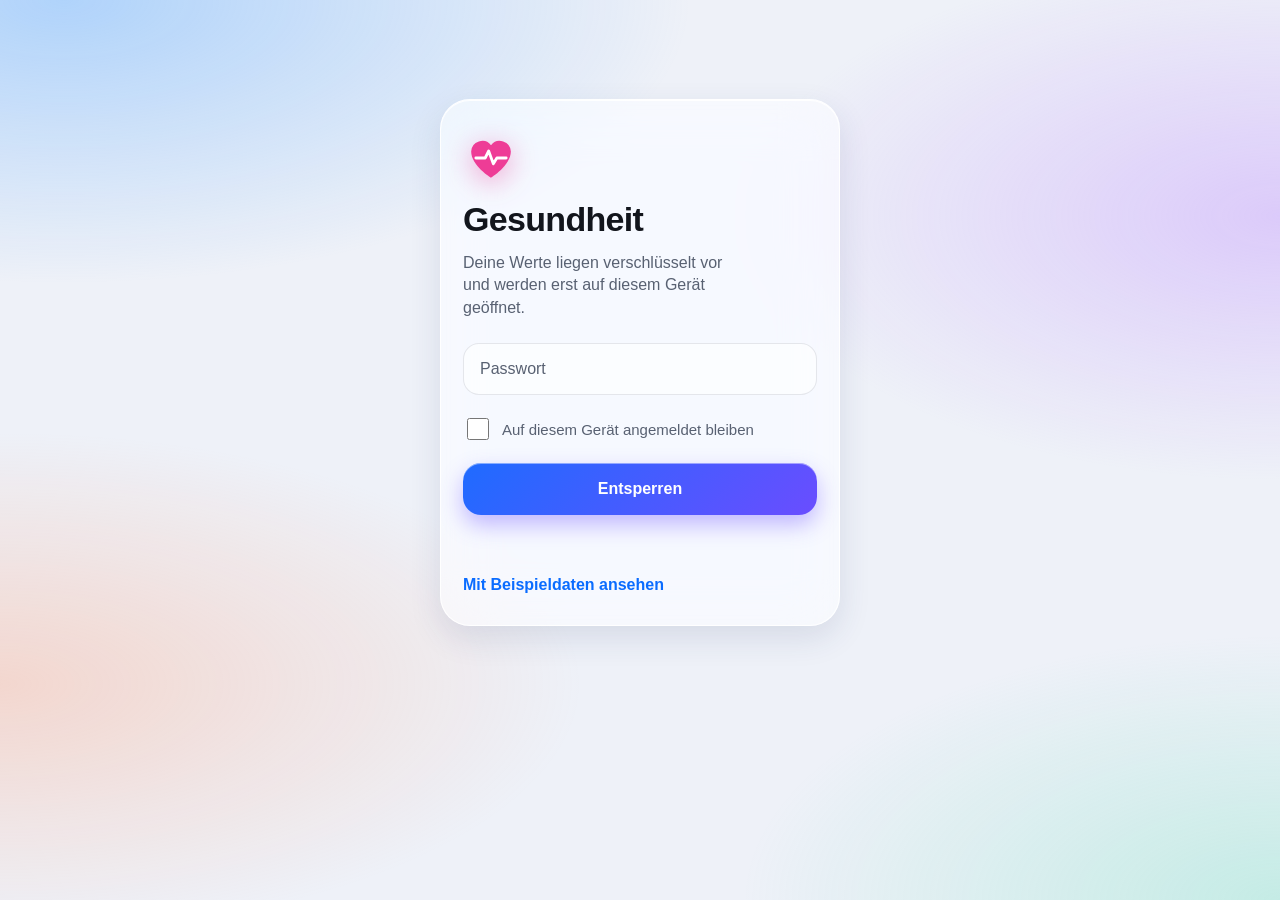
<file: index.html>
<!doctype html>
<html lang="de">
<head>
<meta charset="utf-8">
<meta name="viewport" content="width=device-width,initial-scale=1,viewport-fit=cover">
<meta name="color-scheme" content="light dark">
<title>Gesundheit</title>
<meta name="theme-color" content="#eef1f8" media="(prefers-color-scheme: light)">
<meta name="theme-color" content="#070a14" media="(prefers-color-scheme: dark)">
<meta name="apple-mobile-web-app-capable" content="yes">
<meta name="mobile-web-app-capable" content="yes">
<meta name="apple-mobile-web-app-status-bar-style" content="default">
<meta name="apple-mobile-web-app-title" content="Gesundheit">
<meta http-equiv="Content-Security-Policy" content="default-src 'self'; script-src 'self'; style-src 'self' 'unsafe-inline'; img-src 'self' data:; connect-src 'self' https://api.anthropic.com https://api.openai.com; object-src 'none'; base-uri 'self'; form-action 'none'; worker-src 'self'">
<link rel="manifest" href="manifest.webmanifest">
<link rel="apple-touch-icon" href="apple-touch-icon.png">
<link rel="icon" href="icon-192.png">
<link rel="stylesheet" href="app.css?v=3.2">
</head>
<body>
<!--APP-->
<section id="lock" class="lock" hidden>
  <svg class="mark" viewBox="0 0 48 48" aria-hidden="true"><path d="M24 41S7 30.5 7 18.5A9.5 9.5 0 0 1 24 13a9.5 9.5 0 0 1 17 5.5C41 30.500 24 41 24 41Z"/><path class="pulse" d="M11 24h8l3-6 4 11 3-5h8"/></svg>
  <h1>Gesundheit</h1>
  <p class="lead">Deine Werte liegen verschlüsselt vor und werden erst auf diesem Gerät geöffnet.</p>
  <form id="unlockForm" autocomplete="on">
    <input type="text" id="username" name="username" autocomplete="username" value="Gesundheit" hidden>
    <label class="sr" for="password">Passwort</label>
    <input class="field" type="password" id="password" name="password" autocomplete="current-password" placeholder="Passwort" required>
    <label class="check"><input type="checkbox" id="remember"><span>Auf diesem Gerät angemeldet bleiben</span></label>
    <button class="primary" id="unlock" type="submit">Entsperren</button>
    <p id="lockMsg" class="msg" role="status"></p>
  </form>
  <button class="link" id="demoBtn" type="button">Mit Beispieldaten ansehen</button>
</section>

<div id="app" hidden>
  <div id="demoBar" class="demoBar" hidden>Beispieldaten, nicht deine Werte</div>
  <main id="view" class="wrap" lang="de"></main>
  <nav class="tabs" aria-label="Hauptnavigation">
    <a href="#heute" data-tab="heute"><svg viewBox="0 0 24 24" aria-hidden="true"><circle cx="12" cy="12" r="4"/><path d="M12 3v2M12 19v2M3 12h2M19 12h2M5.6 5.6 7 7M17 17l1.4 1.4M5.600 18.400 7 17M17 7l1.4-1.4"/></svg><span>Heute</span></a>
    <a href="#trends" data-tab="trends"><svg viewBox="0 0 24 24" aria-hidden="true"><path d="M3 17l5-6 4 3 4-7 5 5"/><path d="M3 21h18"/></svg><span>Trends</span></a>
    <a href="#aktivitaeten" data-tab="aktivitaeten"><svg viewBox="0 0 24 24" aria-hidden="true"><circle cx="12" cy="13" r="8"/><path d="M12 9v4l2.500 2.500M9.500 2.500h5"/></svg><span>Aktivitäten</span></a>
    <a href="#koerper" data-tab="koerper"><svg viewBox="0 0 24 24" aria-hidden="true"><rect x="3.500" y="3.500" width="17" height="17" rx="4"/><path d="M8 9.500a5.500 5.500 0 0 1 8 0l-2.500 2.500h-3z"/></svg><span>Körper</span></a>
    <a href="#coach" data-tab="coach"><svg viewBox="0 0 24 24" aria-hidden="true"><path d="M11 4l1.800 4.700L17.500 10.500l-4.700 1.800L11 17l-1.800-4.700L4.500 10.500l4.700-1.800z"/><path d="M18.500 15.500l.700 1.800 1.800.700-1.800.700-.700 1.800-.700-1.800-1.800-.700 1.800-.700z"/></svg><span>Coach</span></a>
    <a href="#mehr" data-tab="mehr"><svg viewBox="0 0 24 24" aria-hidden="true"><circle cx="5" cy="12" r="1.600"/><circle cx="12" cy="12" r="1.600"/><circle cx="19" cy="12" r="1.600"/></svg><span>Mehr</span></a>
  </nav>
</div>
<!--/APP-->
<script src="coach.js?v=3.2"></script>
<script src="app.js?v=3.2"></script>
</body>
</html>
</file>
<file: app.css>
/* Layout: eine Spalte auf farbigem Verlaufsgrund, Inhalte auf Glasflächen, schwebende Tab-Leiste. */
:root {
  --bg: #eef1f8;
  --fg: #12151c;
  --muted: #586172;
  --glass: rgba(255, 255, 255, .56);
  --bar: rgba(255, 255, 255, .82);
  --edge: rgba(255, 255, 255, .9);
  --line: rgba(20, 30, 60, .10);
  --track: rgba(20, 30, 60, .09);
  --shadow: 0 12px 32px rgba(40, 55, 110, .12);
  --accent: #0a6cff;
  --btn1: #1f6bff;
  --btn2: #6a4dff;
  --red: #f0334f; --pink: #ee3c96; --orange: #f97316; --amber: #e8a200; --green: #1fb866;
  --teal: #0fb5a6; --cyan: #12a8e0; --blue: #2b7fff; --indigo: #5b5ff2; --violet: #9a4df0;
  --good: #0f8a45; --bad: #d02f27;
  --g1: rgba(90, 170, 255, .42); --g2: rgba(190, 140, 255, .38); --g3: rgba(255, 160, 120, .32); --g4: rgba(110, 225, 190, .32);
  --font: -apple-system, BlinkMacSystemFont, "SF Pro Text", "Segoe UI", Roboto, "Helvetica Neue", sans-serif;
  --num: ui-rounded, "SF Pro Rounded", -apple-system, BlinkMacSystemFont, "Segoe UI", Roboto, sans-serif;
  padding-top: env(safe-area-inset-top, 0px);
  padding-bottom: env(safe-area-inset-bottom, 0px);
}
@media (prefers-color-scheme: dark) {
  :root:not([data-theme="light"]) {
    --bg: #070a14; --fg: #f2f4fa; --muted: #a3abbd; --glass: rgba(255, 255, 255, .08); --bar: rgba(26, 30, 44, .82); --edge: rgba(255, 255, 255, .17);
    --line: rgba(255, 255, 255, .10); --track: rgba(255, 255, 255, .12); --shadow: 0 12px 32px rgba(0, 0, 0, .4); --accent: #5aa8ff;
    --red: #ff5c72; --pink: #ff62b0; --orange: #ff9442; --amber: #ffc83d; --green: #3ddc84; --teal: #33d6c5; --cyan: #45c8ff; --blue: #5aa2ff; --indigo: #8a8cff; --violet: #bd84ff;
    --good: #4ade80; --bad: #ff7a6b;
    --g1: rgba(40, 110, 255, .40); --g2: rgba(150, 70, 255, .32); --g3: rgba(255, 100, 60, .20); --g4: rgba(0, 200, 160, .20); color-scheme: dark;
  }
}
:root[data-theme="dark"] {
  --bg: #070a14; --fg: #f2f4fa; --muted: #a3abbd; --glass: rgba(255, 255, 255, .08); --bar: rgba(26, 30, 44, .82); --edge: rgba(255, 255, 255, .17);
  --line: rgba(255, 255, 255, .10); --track: rgba(255, 255, 255, .12); --shadow: 0 12px 32px rgba(0, 0, 0, .4); --accent: #5aa8ff;
  --red: #ff5c72; --pink: #ff62b0; --orange: #ff9442; --amber: #ffc83d; --green: #3ddc84; --teal: #33d6c5; --cyan: #45c8ff; --blue: #5aa2ff; --indigo: #8a8cff; --violet: #bd84ff;
  --good: #4ade80; --bad: #ff7a6b;
  --g1: rgba(40, 110, 255, .40); --g2: rgba(150, 70, 255, .32); --g3: rgba(255, 100, 60, .20); --g4: rgba(0, 200, 160, .20); color-scheme: dark;
}

* { box-sizing: border-box; }
html { -webkit-text-size-adjust: 100%; }
body { margin: 0; background: var(--bg); color: var(--fg); font: 16px/1.4 var(--font); -webkit-tap-highlight-color: transparent; }
body::before { content: ""; position: fixed; inset: 0; z-index: -1; pointer-events: none; background:
  radial-gradient(70% 45% at 5% 0%, var(--g1), transparent 70%),
  radial-gradient(60% 42% at 100% 24%, var(--g2), transparent 70%),
  radial-gradient(65% 40% at 0% 76%, var(--g3), transparent 70%),
  radial-gradient(60% 42% at 100% 100%, var(--g4), transparent 70%); }
[hidden] { display: none !important; }
h1, h2, h3, p { margin: 0; }
h1 { font-size: 34px; line-height: 1.12; font-weight: 750; letter-spacing: -.02em; text-wrap: balance; }
h2 { font-size: 20px; line-height: 1.2; font-weight: 680; letter-spacing: -.01em; }
button, input { font: inherit; color: inherit; }
button { border: 0; background: none; padding: 0; cursor: pointer; text-align: inherit; }
a { color: inherit; text-decoration: none; }
:focus-visible { outline: 3px solid var(--accent); outline-offset: 2px; border-radius: 8px; }
.sr { position: absolute; width: 1px; height: 1px; overflow: hidden; clip-path: inset(50%); }
.muted { color: var(--muted); }

/* Farben je Kennzahl */
.c-red { --c: var(--red); } .c-pink { --c: var(--pink); } .c-orange { --c: var(--orange); } .c-amber { --c: var(--amber); } .c-green { --c: var(--green); }
.c-teal { --c: var(--teal); } .c-cyan { --c: var(--cyan); } .c-blue { --c: var(--blue); } .c-indigo { --c: var(--indigo); } .c-violet { --c: var(--violet); }
[class*="c-"] { --c2: color-mix(in srgb, var(--c) 52%, #fff); }
.tint { color: color-mix(in srgb, var(--c) 72%, var(--fg)); }

/* Glas */
.card, .list, .lock, .tabs, .seg, .demoBar {
  background: var(--glass);
  -webkit-backdrop-filter: blur(26px) saturate(1.9); backdrop-filter: blur(26px) saturate(1.9);
  border: 1px solid var(--edge);
  box-shadow: var(--shadow), inset 0 1px 0 var(--edge);
}

/* Sperrbildschirm */
.lock { width: min(calc(100% - 32px), 400px); margin: 11vh auto 32px; padding: 30px 22px 18px; border-radius: 30px; display: flex; flex-direction: column; gap: 14px; }
.lock .mark { width: 56px; height: 56px; fill: var(--pink); filter: drop-shadow(0 6px 14px color-mix(in srgb, var(--pink) 45%, transparent)); }
.lock .mark .pulse { fill: none; stroke: #fff; stroke-width: 2.4; stroke-linecap: round; stroke-linejoin: round; }
.lock .lead { color: var(--muted); max-width: 32ch; }
.lock form { display: flex; flex-direction: column; gap: 12px; margin-top: 10px; }
.field { width: 100%; min-height: 52px; padding: 12px 16px; border-radius: 16px; border: 1px solid var(--line); background: var(--glass); }
.field::placeholder { color: var(--muted); }
.check { display: flex; align-items: center; gap: 10px; min-height: 44px; color: var(--muted); font-size: 15px; }
.check input { width: 22px; height: 22px; accent-color: var(--accent); flex: none; }
.primary { min-height: 52px; border-radius: 18px; background: linear-gradient(135deg, var(--btn1), var(--btn2)); color: #fff; font-weight: 680; text-align: center; width: 100%; box-shadow: 0 10px 22px color-mix(in srgb, var(--btn2) 38%, transparent), inset 0 1px 0 rgba(255, 255, 255, .45); }
.primary:disabled { opacity: .55; }
.primary:active, .row:active, .tile:active, .ring:active { opacity: .7; }
.msg { min-height: 22px; font-size: 14px; color: var(--bad); }
.link { color: var(--accent); min-height: 44px; align-self: flex-start; font-weight: 600; }

/* Gerüst */
.wrap { max-width: 640px; margin: 0 auto; padding-block: 18px 110px; padding-left: max(16px, env(safe-area-inset-left, 0px)); padding-right: max(16px, env(safe-area-inset-right, 0px)); display: flex; flex-direction: column; gap: 26px; }
.demoBar { width: max-content; max-width: calc(100% - 32px); margin: 10px auto 0; border-radius: 99px; font-size: 11.5px; font-weight: 650; letter-spacing: .05em; text-transform: uppercase; padding: 6px 14px; color: var(--muted); }
.head { display: flex; flex-direction: column; gap: 4px; padding-top: 6px; }
.eyebrow { font-size: 13px; font-weight: 650; color: var(--muted); letter-spacing: .05em; text-transform: uppercase; }
.sec { display: flex; flex-direction: column; gap: 10px; min-width: 0; }
.secHead { display: flex; align-items: baseline; justify-content: space-between; gap: 12px; padding: 0 4px; }
.secHead small { color: var(--muted); font-size: 13px; text-align: right; }
.card { border-radius: 28px; padding: 18px; }
.empty { color: var(--muted); font-size: 15px; padding: 8px 0; }

.tabs { position: fixed; z-index: 20; left: 50%; transform: translateX(-50%); width: min(calc(100% - 24px - env(safe-area-inset-left, 0px) - env(safe-area-inset-right, 0px)), 500px); bottom: max(10px, calc(env(safe-area-inset-bottom, 0px) - 14px)); display: flex; gap: 0; padding: 5px; border-radius: 34px; background: var(--bar); -webkit-backdrop-filter: blur(30px) saturate(2); backdrop-filter: blur(30px) saturate(2); }
.tabs a { flex: 1; min-width: 0; min-height: 54px; border-radius: 28px; display: flex; flex-direction: column; align-items: center; justify-content: center; gap: 3px; font-size: 10px; letter-spacing: -.01em; font-weight: 650; color: var(--muted); }
.tabs svg { width: 24px; height: 24px; fill: none; stroke: currentColor; stroke-width: 1.9; stroke-linecap: round; stroke-linejoin: round; }
.tabs a[aria-current="page"] { color: var(--accent); background: color-mix(in srgb, var(--accent) 14%, transparent); box-shadow: inset 0 1px 0 var(--edge), inset 0 0 0 1px color-mix(in srgb, var(--accent) 16%, transparent); }

/* Heute: Ringe */
.rings { display: grid; grid-template-columns: repeat(3, 1fr); gap: 8px; }
.ring { display: flex; flex-direction: column; align-items: center; gap: 6px; min-width: 0; padding: 4px 0; text-align: center; }
.ring svg { width: 88px; height: 88px; max-width: 100%; overflow: visible; filter: drop-shadow(0 5px 10px color-mix(in srgb, var(--c) 38%, transparent)); }
.ring .track { fill: none; stroke: color-mix(in srgb, var(--c) 17%, transparent); stroke-width: 10; }
.ring .prog { fill: none; stroke-width: 10; stroke-linecap: round; transform: rotate(-90deg); transform-origin: 50% 50%; }
.ring text { font: 750 17px var(--num); fill: var(--fg); }
.ring .lbl { font-size: 13px; font-weight: 680; margin-top: 2px; }
.ring .val { font: 650 16px var(--num); font-variant-numeric: tabular-nums; }
.ring .sub { font-size: 12px; color: var(--muted); }

/* Zeilenlisten */
.list { border-radius: 28px; padding: 2px 18px; }
.row { width: 100%; display: flex; align-items: center; gap: 12px; min-height: 66px; padding: 12px 0; border-bottom: 1px solid var(--line); }
.row:last-child { border-bottom: 0; }
.row .main { flex: 1; min-width: 0; display: flex; flex-direction: column; gap: 2px; }
.row .name { font-weight: 650; font-size: 16px; overflow-wrap: break-word; -webkit-hyphens: auto; hyphens: auto; }
.row .meta { font-size: 13px; color: var(--muted); }
.row .spark { flex: none; width: 64px; height: 28px; overflow: visible; }
.row .value { flex: none; text-align: right; display: flex; flex-direction: column; align-items: flex-end; gap: 4px; }
.row .value b { font: 680 19px var(--num); font-variant-numeric: tabular-nums; white-space: nowrap; }
.row .value b small { font: 500 12px var(--font); color: var(--muted); margin-left: 3px; }
.chev { flex: none; width: 8px; height: 14px; fill: none; stroke: var(--muted); stroke-width: 2; stroke-linecap: round; stroke-linejoin: round; opacity: .55; }
.chev.ext { width: 14px; height: 14px; stroke-width: 1.7; }
.delta { font-size: 11.5px; font-weight: 700; white-space: nowrap; color: var(--muted); background: var(--track); padding: 2px 8px; border-radius: 99px; }
.delta.good { color: var(--good); background: color-mix(in srgb, var(--good) 15%, transparent); }
.delta.bad { color: var(--bad); background: color-mix(in srgb, var(--bad) 14%, transparent); }
.spark path { fill: none; stroke: var(--c); stroke-width: 2; stroke-linecap: round; stroke-linejoin: round; }
.spark circle { fill: var(--c); }

/* Wochenbalken */
.week { display: grid; grid-template-columns: repeat(7, 1fr); gap: 8px; align-items: end; height: 120px; position: relative; margin-top: 6px; }
.week .col { display: flex; flex-direction: column; align-items: center; justify-content: flex-end; gap: 6px; height: 100%; min-width: 0; }
.week .bar { width: 100%; max-width: 28px; border-radius: 9px 9px 4px 4px; background: color-mix(in srgb, var(--c) 34%, transparent); min-height: 3px; }
.week .bar.hit { background: linear-gradient(180deg, var(--c2), var(--c)); box-shadow: 0 4px 10px color-mix(in srgb, var(--c) 35%, transparent), inset 0 1px 0 rgba(255, 255, 255, .5); }
.week .bar.none { background: var(--track); }
.week .d { font-size: 12px; font-weight: 650; color: var(--muted); }
.week .col.today .d { color: var(--fg); }
.week .goal { position: absolute; left: 0; right: 0; border-top: 1.5px dashed var(--muted); opacity: .5; pointer-events: none; }
.tile { width: 100%; display: block; }
.big { display: flex; align-items: baseline; gap: 6px; flex-wrap: wrap; }
.big b { font: 750 40px/1 var(--num); font-variant-numeric: tabular-nums; letter-spacing: -.02em; }
.big span { color: var(--muted); font-size: 15px; }

/* Detail */
.back { color: var(--accent); min-height: 44px; display: inline-flex; align-items: center; gap: 6px; font-weight: 600; align-self: flex-start; margin-bottom: -14px; }
.back svg { width: 10px; height: 16px; fill: none; stroke: currentColor; stroke-width: 2.4; stroke-linecap: round; stroke-linejoin: round; }
.seg { display: flex; border-radius: 16px; padding: 4px; gap: 2px; box-shadow: inset 0 1px 0 var(--edge); background: var(--track); }
.seg button { flex: 1; min-height: 38px; border-radius: 12px; text-align: center; font-size: 14px; font-weight: 650; color: var(--muted); }
.seg button[aria-pressed="true"] { background: var(--bar); color: var(--fg); box-shadow: 0 2px 8px rgba(0, 0, 0, .12), inset 0 1px 0 var(--edge); }
.chart { width: 100%; height: auto; display: block; touch-action: pan-y; overflow: visible; -webkit-user-select: none; user-select: none; }
.chart text { font: 500 11px var(--num); fill: var(--muted); font-variant-numeric: tabular-nums; }
.chart .grid { stroke: var(--line); stroke-width: 1; }
.chart .ln { fill: none; stroke: var(--c); stroke-width: 2.4; stroke-linecap: round; stroke-linejoin: round; filter: drop-shadow(0 4px 6px color-mix(in srgb, var(--c) 40%, transparent)); }
.chart .avg { fill: none; stroke: var(--fg); stroke-width: 1.6; stroke-dasharray: 1 5; stroke-linecap: round; opacity: .6; }
.chart .end { fill: var(--c); stroke: #fff; stroke-width: 2.5; }
.chart .goalLine { stroke: var(--muted); stroke-width: 1.3; stroke-dasharray: 4 4; }
.chart .scrubLine { stroke: var(--fg); stroke-width: 1; opacity: .45; }
.chart .scrubDot { fill: #fff; stroke: var(--c); stroke-width: 3; }
.stats { display: grid; grid-template-columns: repeat(2, 1fr); gap: 16px 12px; }
.stat { display: flex; flex-direction: column; gap: 2px; min-width: 0; }
.stat span { font-size: 13px; color: var(--muted); }
.stat b { font: 680 20px var(--num); font-variant-numeric: tabular-nums; overflow-wrap: anywhere; }
.stat b small { font: 500 12px var(--font); color: var(--muted); margin-left: 3px; }
.note { font-size: 13px; color: var(--muted); line-height: 1.5; }

/* Aktivitäten */
.glyph { flex: none; width: 42px; height: 42px; border-radius: 14px; background: linear-gradient(140deg, var(--c2), var(--c)); display: grid; place-items: center; box-shadow: 0 5px 12px color-mix(in srgb, var(--c) 36%, transparent), inset 0 1px 0 rgba(255, 255, 255, .55); }
.glyph svg { width: 22px; height: 22px; fill: none; stroke: #fff; stroke-width: 2; stroke-linecap: round; stroke-linejoin: round; }
.chips { display: flex; flex-wrap: wrap; gap: 4px 10px; font: 500 13px var(--num); font-variant-numeric: tabular-nums; color: var(--muted); }

/* Mehr */
.form { display: flex; flex-direction: column; gap: 12px; }
.form label { display: flex; align-items: center; justify-content: space-between; gap: 12px; font-size: 15px; }
.form input { width: 110px; min-height: 44px; text-align: right; border-radius: 14px; border: 1px solid var(--line); background: var(--track); padding: 8px 12px; font-family: var(--num); }
.btn { min-height: 48px; border-radius: 16px; background: var(--track); font-weight: 650; text-align: center; width: 100%; box-shadow: inset 0 1px 0 var(--edge); }
.btn.danger { color: var(--bad); }
.stack { display: flex; flex-direction: column; gap: 10px; }
.notes summary { min-height: 44px; display: flex; align-items: center; color: var(--accent); font-weight: 600; font-size: 15px; cursor: pointer; }
.notes[open] summary { margin-bottom: 4px; }

@media (prefers-reduced-motion: no-preference) {
  .ring .prog { transition: stroke-dasharray .5s ease; }
}

/* Coach */
.coach { display: flex; flex-direction: column; gap: 18px; }
.chat { display: flex; flex-direction: column; gap: 10px; }
.chat .chips { display: flex; flex-direction: column; align-items: stretch; gap: 8px; font: inherit; color: inherit; }
.chip { text-align: left; padding: 13px 16px; border-radius: 18px; background: var(--glass); border: 1px solid var(--edge); box-shadow: inset 0 1px 0 var(--edge); font-size: 15px; font-weight: 550; -webkit-backdrop-filter: blur(20px) saturate(1.8); backdrop-filter: blur(20px) saturate(1.8); }
.chip:active { opacity: .7; }
.bubble { max-width: 88%; padding: 11px 15px; border-radius: 20px; font-size: 16px; line-height: 1.45; overflow-wrap: anywhere; }
.bubble.me { align-self: flex-end; background: linear-gradient(135deg, var(--btn1), var(--btn2)); color: #fff; border-bottom-right-radius: 7px; white-space: pre-wrap; }
.bubble.ai { align-self: flex-start; background: var(--glass); border: 1px solid var(--edge); box-shadow: var(--shadow), inset 0 1px 0 var(--edge); border-bottom-left-radius: 7px; -webkit-backdrop-filter: blur(24px) saturate(1.8); backdrop-filter: blur(24px) saturate(1.8); display: flex; flex-direction: column; gap: 8px; }
.bubble.err { align-self: stretch; max-width: none; background: color-mix(in srgb, var(--bad) 12%, transparent); color: var(--bad); font-size: 14px; font-weight: 550; }
.bubble.ai ul, .bubble.ai ol { margin: 0; padding-left: 20px; display: flex; flex-direction: column; gap: 4px; }
.bubble.ai code { font-family: ui-monospace, Menlo, monospace; font-size: .92em; background: var(--track); padding: 1px 5px; border-radius: 6px; }
.dots { display: inline-flex; gap: 5px; padding: 6px 2px; }
.dots i { width: 7px; height: 7px; border-radius: 50%; background: var(--muted); opacity: .35; }
.composer { display: flex; align-items: flex-end; gap: 8px; padding: 6px 6px 6px 16px; border-radius: 26px; background: var(--bar); border: 1px solid var(--edge); box-shadow: var(--shadow), inset 0 1px 0 var(--edge); -webkit-backdrop-filter: blur(26px) saturate(1.9); backdrop-filter: blur(26px) saturate(1.9); }
.composer textarea { flex: 1; min-width: 0; border: 0; background: none; resize: none; font: inherit; color: inherit; padding: 9px 0; max-height: 140px; outline: none; }
.composer textarea::placeholder { color: var(--muted); }
.composer:focus-within { outline: 3px solid var(--accent); outline-offset: 2px; }
.send { flex: none; width: 40px; height: 40px; border-radius: 50%; background: linear-gradient(135deg, var(--btn1), var(--btn2)); display: grid; place-items: center; box-shadow: inset 0 1px 0 rgba(255, 255, 255, .45); }
.send svg { width: 20px; height: 20px; fill: none; stroke: #fff; stroke-width: 2.4; stroke-linecap: round; stroke-linejoin: round; }
.send.stop svg { fill: #fff; stroke: none; }
.coachFoot { display: flex; justify-content: space-between; gap: 12px; margin-top: -10px; }
.coachFoot .link { align-self: auto; font-size: 14px; }
@media (prefers-reduced-motion: no-preference) {
  .dots i { animation: dot 1.2s infinite ease-in-out; }
  .dots i:nth-child(2) { animation-delay: .15s; } .dots i:nth-child(3) { animation-delay: .3s; }
  @keyframes dot { 0%, 60%, 100% { opacity: .3; transform: none; } 30% { opacity: 1; transform: translateY(-3px); } }
}
@media (max-width: 350px) { .tabs a { font-size: 9px; } .tabs svg { width: 22px; height: 22px; } }
.bubble.ai .by { font-size: 11px; font-weight: 700; letter-spacing: .05em; text-transform: uppercase; color: var(--muted); margin-bottom: -4px; }
.modelPick { display: flex; align-items: center; justify-content: space-between; gap: 12px; font-size: 14px; color: var(--muted); }
.modelPick select { min-width: 0; max-width: 65%; min-height: 40px; border-radius: 12px; border: 1px solid var(--line); background: var(--glass); color: var(--fg); padding: 6px 10px; font: inherit; }
.coach .seg button:disabled { opacity: .6; }
.coachBar { display: flex; gap: 10px; align-items: stretch; }
.coachBar .seg { flex: 1; min-width: 0; }
.iconBtn { flex: none; display: inline-flex; align-items: center; justify-content: center; gap: 6px; min-width: 44px; min-height: 44px; padding: 0 12px; border-radius: 16px; background: var(--track); color: var(--accent); font-size: 14px; font-weight: 650; box-shadow: inset 0 1px 0 var(--edge); }
.iconBtn svg { width: 20px; height: 20px; fill: none; stroke: currentColor; stroke-width: 2; stroke-linecap: round; stroke-linejoin: round; }
.iconBtn:disabled { opacity: .5; }
.histRow { padding: 4px 0; gap: 6px; }
.histRow .main { text-align: left; padding: 8px 0; min-height: 56px; justify-content: center; }
.histRow .name { color: var(--fg); display: -webkit-box; -webkit-line-clamp: 2; -webkit-box-orient: vertical; overflow: hidden; }
.histRow.current .name { color: var(--accent); }
.histRow .del { background: none; box-shadow: none; color: var(--muted); padding: 0 6px; }
.note.resumed { text-align: center; padding: 0 12px; }
</file>
<file: neu/app.css>
/* Layout: eine Spalte auf farbigem Verlaufsgrund, Inhalte auf Glasflächen, schwebende Tab-Leiste. */
:root {
  --bg: #eef1f8;
  --fg: #12151c;
  --muted: #586172;
  --glass: rgba(255, 255, 255, .56);
  --bar: rgba(255, 255, 255, .82);
  --edge: rgba(255, 255, 255, .9);
  --line: rgba(20, 30, 60, .10);
  --track: rgba(20, 30, 60, .09);
  --shadow: 0 12px 32px rgba(40, 55, 110, .12);
  --accent: #0a6cff;
  --btn1: #1f6bff;
  --btn2: #6a4dff;
  --red: #f0334f; --pink: #ee3c96; --orange: #f97316; --amber: #e8a200; --green: #1fb866;
  --teal: #0fb5a6; --cyan: #12a8e0; --blue: #2b7fff; --indigo: #5b5ff2; --violet: #9a4df0;
  --good: #0f8a45; --bad: #d02f27;
  --g1: rgba(90, 170, 255, .42); --g2: rgba(190, 140, 255, .38); --g3: rgba(255, 160, 120, .32); --g4: rgba(110, 225, 190, .32);
  --font: -apple-system, BlinkMacSystemFont, "SF Pro Text", "Segoe UI", Roboto, "Helvetica Neue", sans-serif;
  --num: ui-rounded, "SF Pro Rounded", -apple-system, BlinkMacSystemFont, "Segoe UI", Roboto, sans-serif;
  padding-top: env(safe-area-inset-top, 0px);
  padding-bottom: env(safe-area-inset-bottom, 0px);
}
@media (prefers-color-scheme: dark) {
  :root:not([data-theme="light"]) {
    --bg: #070a14; --fg: #f2f4fa; --muted: #a3abbd; --glass: rgba(255, 255, 255, .08); --bar: rgba(26, 30, 44, .82); --edge: rgba(255, 255, 255, .17);
    --line: rgba(255, 255, 255, .10); --track: rgba(255, 255, 255, .12); --shadow: 0 12px 32px rgba(0, 0, 0, .4); --accent: #5aa8ff;
    --red: #ff5c72; --pink: #ff62b0; --orange: #ff9442; --amber: #ffc83d; --green: #3ddc84; --teal: #33d6c5; --cyan: #45c8ff; --blue: #5aa2ff; --indigo: #8a8cff; --violet: #bd84ff;
    --good: #4ade80; --bad: #ff7a6b;
    --g1: rgba(40, 110, 255, .40); --g2: rgba(150, 70, 255, .32); --g3: rgba(255, 100, 60, .20); --g4: rgba(0, 200, 160, .20); color-scheme: dark;
  }
}
:root[data-theme="dark"] {
  --bg: #070a14; --fg: #f2f4fa; --muted: #a3abbd; --glass: rgba(255, 255, 255, .08); --bar: rgba(26, 30, 44, .82); --edge: rgba(255, 255, 255, .17);
  --line: rgba(255, 255, 255, .10); --track: rgba(255, 255, 255, .12); --shadow: 0 12px 32px rgba(0, 0, 0, .4); --accent: #5aa8ff;
  --red: #ff5c72; --pink: #ff62b0; --orange: #ff9442; --amber: #ffc83d; --green: #3ddc84; --teal: #33d6c5; --cyan: #45c8ff; --blue: #5aa2ff; --indigo: #8a8cff; --violet: #bd84ff;
  --good: #4ade80; --bad: #ff7a6b;
  --g1: rgba(40, 110, 255, .40); --g2: rgba(150, 70, 255, .32); --g3: rgba(255, 100, 60, .20); --g4: rgba(0, 200, 160, .20); color-scheme: dark;
}

* { box-sizing: border-box; }
html { -webkit-text-size-adjust: 100%; }
body { margin: 0; background: var(--bg); color: var(--fg); font: 16px/1.4 var(--font); -webkit-tap-highlight-color: transparent; }
body::before { content: ""; position: fixed; inset: 0; z-index: -1; pointer-events: none; background:
  radial-gradient(70% 45% at 5% 0%, var(--g1), transparent 70%),
  radial-gradient(60% 42% at 100% 24%, var(--g2), transparent 70%),
  radial-gradient(65% 40% at 0% 76%, var(--g3), transparent 70%),
  radial-gradient(60% 42% at 100% 100%, var(--g4), transparent 70%); }
[hidden] { display: none !important; }
h1, h2, h3, p { margin: 0; }
h1 { font-size: 34px; line-height: 1.12; font-weight: 750; letter-spacing: -.02em; text-wrap: balance; }
h2 { font-size: 20px; line-height: 1.2; font-weight: 680; letter-spacing: -.01em; }
button, input { font: inherit; color: inherit; }
button { border: 0; background: none; padding: 0; cursor: pointer; text-align: inherit; }
a { color: inherit; text-decoration: none; }
:focus-visible { outline: 3px solid var(--accent); outline-offset: 2px; border-radius: 8px; }
.sr { position: absolute; width: 1px; height: 1px; overflow: hidden; clip-path: inset(50%); }
.muted { color: var(--muted); }

/* Farben je Kennzahl */
.c-red { --c: var(--red); } .c-pink { --c: var(--pink); } .c-orange { --c: var(--orange); } .c-amber { --c: var(--amber); } .c-green { --c: var(--green); }
.c-teal { --c: var(--teal); } .c-cyan { --c: var(--cyan); } .c-blue { --c: var(--blue); } .c-indigo { --c: var(--indigo); } .c-violet { --c: var(--violet); }
[class*="c-"] { --c2: color-mix(in srgb, var(--c) 52%, #fff); }
.tint { color: color-mix(in srgb, var(--c) 72%, var(--fg)); }

/* Glas */
.card, .list, .lock, .tabs, .seg, .demoBar {
  background: var(--glass);
  -webkit-backdrop-filter: blur(26px) saturate(1.9); backdrop-filter: blur(26px) saturate(1.9);
  border: 1px solid var(--edge);
  box-shadow: var(--shadow), inset 0 1px 0 var(--edge);
}

/* Sperrbildschirm */
.lock { width: min(calc(100% - 32px), 400px); margin: 11vh auto 32px; padding: 30px 22px 18px; border-radius: 30px; display: flex; flex-direction: column; gap: 14px; }
.lock .mark { width: 56px; height: 56px; fill: var(--pink); filter: drop-shadow(0 6px 14px color-mix(in srgb, var(--pink) 45%, transparent)); }
.lock .mark .pulse { fill: none; stroke: #fff; stroke-width: 2.4; stroke-linecap: round; stroke-linejoin: round; }
.lock .lead { color: var(--muted); max-width: 32ch; }
.lock form { display: flex; flex-direction: column; gap: 12px; margin-top: 10px; }
.field { width: 100%; min-height: 52px; padding: 12px 16px; border-radius: 16px; border: 1px solid var(--line); background: var(--glass); }
.field::placeholder { color: var(--muted); }
.check { display: flex; align-items: center; gap: 10px; min-height: 44px; color: var(--muted); font-size: 15px; }
.check input { width: 22px; height: 22px; accent-color: var(--accent); flex: none; }
.primary { min-height: 52px; border-radius: 18px; background: linear-gradient(135deg, var(--btn1), var(--btn2)); color: #fff; font-weight: 680; text-align: center; width: 100%; box-shadow: 0 10px 22px color-mix(in srgb, var(--btn2) 38%, transparent), inset 0 1px 0 rgba(255, 255, 255, .45); }
.primary:disabled { opacity: .55; }
.primary:active, .row:active, .tile:active, .ring:active { opacity: .7; }
.msg { min-height: 22px; font-size: 14px; color: var(--bad); }
.link { color: var(--accent); min-height: 44px; align-self: flex-start; font-weight: 600; }

/* Gerüst */
.wrap { max-width: 640px; margin: 0 auto; padding-block: 18px 110px; padding-left: max(16px, env(safe-area-inset-left, 0px)); padding-right: max(16px, env(safe-area-inset-right, 0px)); display: flex; flex-direction: column; gap: 26px; }
.demoBar { width: max-content; max-width: calc(100% - 32px); margin: 10px auto 0; border-radius: 99px; font-size: 11.5px; font-weight: 650; letter-spacing: .05em; text-transform: uppercase; padding: 6px 14px; color: var(--muted); }
.head { display: flex; flex-direction: column; gap: 4px; padding-top: 6px; }
.eyebrow { font-size: 13px; font-weight: 650; color: var(--muted); letter-spacing: .05em; text-transform: uppercase; }
.sec { display: flex; flex-direction: column; gap: 10px; min-width: 0; }
.secHead { display: flex; align-items: baseline; justify-content: space-between; gap: 12px; padding: 0 4px; }
.secHead small { color: var(--muted); font-size: 13px; text-align: right; }
.card { border-radius: 28px; padding: 18px; }
.empty { color: var(--muted); font-size: 15px; padding: 8px 0; }

.tabs { position: fixed; z-index: 20; left: 50%; transform: translateX(-50%); width: min(calc(100% - 24px - env(safe-area-inset-left, 0px) - env(safe-area-inset-right, 0px)), 500px); bottom: max(10px, calc(env(safe-area-inset-bottom, 0px) - 14px)); display: flex; gap: 2px; padding: 6px; border-radius: 34px; background: var(--bar); -webkit-backdrop-filter: blur(30px) saturate(2); backdrop-filter: blur(30px) saturate(2); }
.tabs a { flex: 1; min-width: 0; min-height: 54px; border-radius: 28px; display: flex; flex-direction: column; align-items: center; justify-content: center; gap: 3px; font-size: 10.5px; font-weight: 650; color: var(--muted); }
.tabs svg { width: 24px; height: 24px; fill: none; stroke: currentColor; stroke-width: 1.9; stroke-linecap: round; stroke-linejoin: round; }
.tabs a[aria-current="page"] { color: var(--accent); background: color-mix(in srgb, var(--accent) 14%, transparent); box-shadow: inset 0 1px 0 var(--edge), inset 0 0 0 1px color-mix(in srgb, var(--accent) 16%, transparent); }

/* Heute: Ringe */
.rings { display: grid; grid-template-columns: repeat(3, 1fr); gap: 8px; }
.ring { display: flex; flex-direction: column; align-items: center; gap: 6px; min-width: 0; padding: 4px 0; text-align: center; }
.ring svg { width: 88px; height: 88px; max-width: 100%; overflow: visible; filter: drop-shadow(0 5px 10px color-mix(in srgb, var(--c) 38%, transparent)); }
.ring .track { fill: none; stroke: color-mix(in srgb, var(--c) 17%, transparent); stroke-width: 10; }
.ring .prog { fill: none; stroke-width: 10; stroke-linecap: round; transform: rotate(-90deg); transform-origin: 50% 50%; }
.ring text { font: 750 17px var(--num); fill: var(--fg); }
.ring .lbl { font-size: 13px; font-weight: 680; margin-top: 2px; }
.ring .val { font: 650 16px var(--num); font-variant-numeric: tabular-nums; }
.ring .sub { font-size: 12px; color: var(--muted); }

/* Zeilenlisten */
.list { border-radius: 28px; padding: 2px 18px; }
.row { width: 100%; display: flex; align-items: center; gap: 12px; min-height: 66px; padding: 12px 0; border-bottom: 1px solid var(--line); }
.row:last-child { border-bottom: 0; }
.row .main { flex: 1; min-width: 0; display: flex; flex-direction: column; gap: 2px; }
.row .name { font-weight: 650; font-size: 16px; overflow-wrap: break-word; -webkit-hyphens: auto; hyphens: auto; }
.row .meta { font-size: 13px; color: var(--muted); }
.row .spark { flex: none; width: 64px; height: 28px; overflow: visible; }
.row .value { flex: none; text-align: right; display: flex; flex-direction: column; align-items: flex-end; gap: 4px; }
.row .value b { font: 680 19px var(--num); font-variant-numeric: tabular-nums; white-space: nowrap; }
.row .value b small { font: 500 12px var(--font); color: var(--muted); margin-left: 3px; }
.chev { flex: none; width: 8px; height: 14px; fill: none; stroke: var(--muted); stroke-width: 2; stroke-linecap: round; stroke-linejoin: round; opacity: .55; }
.delta { font-size: 11.5px; font-weight: 700; white-space: nowrap; color: var(--muted); background: var(--track); padding: 2px 8px; border-radius: 99px; }
.delta.good { color: var(--good); background: color-mix(in srgb, var(--good) 15%, transparent); }
.delta.bad { color: var(--bad); background: color-mix(in srgb, var(--bad) 14%, transparent); }
.spark path { fill: none; stroke: var(--c); stroke-width: 2; stroke-linecap: round; stroke-linejoin: round; }
.spark circle { fill: var(--c); }

/* Wochenbalken */
.week { display: grid; grid-template-columns: repeat(7, 1fr); gap: 8px; align-items: end; height: 120px; position: relative; margin-top: 6px; }
.week .col { display: flex; flex-direction: column; align-items: center; justify-content: flex-end; gap: 6px; height: 100%; min-width: 0; }
.week .bar { width: 100%; max-width: 28px; border-radius: 9px 9px 4px 4px; background: color-mix(in srgb, var(--c) 34%, transparent); min-height: 3px; }
.week .bar.hit { background: linear-gradient(180deg, var(--c2), var(--c)); box-shadow: 0 4px 10px color-mix(in srgb, var(--c) 35%, transparent), inset 0 1px 0 rgba(255, 255, 255, .5); }
.week .bar.none { background: var(--track); }
.week .d { font-size: 12px; font-weight: 650; color: var(--muted); }
.week .col.today .d { color: var(--fg); }
.week .goal { position: absolute; left: 0; right: 0; border-top: 1.5px dashed var(--muted); opacity: .5; pointer-events: none; }
.tile { width: 100%; display: block; }
.big { display: flex; align-items: baseline; gap: 6px; flex-wrap: wrap; }
.big b { font: 750 40px/1 var(--num); font-variant-numeric: tabular-nums; letter-spacing: -.02em; }
.big span { color: var(--muted); font-size: 15px; }

/* Detail */
.back { color: var(--accent); min-height: 44px; display: inline-flex; align-items: center; gap: 6px; font-weight: 600; align-self: flex-start; margin-bottom: -14px; }
.back svg { width: 10px; height: 16px; fill: none; stroke: currentColor; stroke-width: 2.4; stroke-linecap: round; stroke-linejoin: round; }
.seg { display: flex; border-radius: 16px; padding: 4px; gap: 2px; box-shadow: inset 0 1px 0 var(--edge); background: var(--track); }
.seg button { flex: 1; min-height: 38px; border-radius: 12px; text-align: center; font-size: 14px; font-weight: 650; color: var(--muted); }
.seg button[aria-pressed="true"] { background: var(--bar); color: var(--fg); box-shadow: 0 2px 8px rgba(0, 0, 0, .12), inset 0 1px 0 var(--edge); }
.chart { width: 100%; height: auto; display: block; touch-action: pan-y; overflow: visible; -webkit-user-select: none; user-select: none; }
.chart text { font: 500 11px var(--num); fill: var(--muted); font-variant-numeric: tabular-nums; }
.chart .grid { stroke: var(--line); stroke-width: 1; }
.chart .ln { fill: none; stroke: var(--c); stroke-width: 2.4; stroke-linecap: round; stroke-linejoin: round; filter: drop-shadow(0 4px 6px color-mix(in srgb, var(--c) 40%, transparent)); }
.chart .avg { fill: none; stroke: var(--fg); stroke-width: 1.6; stroke-dasharray: 1 5; stroke-linecap: round; opacity: .6; }
.chart .end { fill: var(--c); stroke: #fff; stroke-width: 2.5; }
.chart .goalLine { stroke: var(--muted); stroke-width: 1.3; stroke-dasharray: 4 4; }
.chart .scrubLine { stroke: var(--fg); stroke-width: 1; opacity: .45; }
.chart .scrubDot { fill: #fff; stroke: var(--c); stroke-width: 3; }
.stats { display: grid; grid-template-columns: repeat(2, 1fr); gap: 16px 12px; }
.stat { display: flex; flex-direction: column; gap: 2px; min-width: 0; }
.stat span { font-size: 13px; color: var(--muted); }
.stat b { font: 680 20px var(--num); font-variant-numeric: tabular-nums; overflow-wrap: anywhere; }
.stat b small { font: 500 12px var(--font); color: var(--muted); margin-left: 3px; }
.note { font-size: 13px; color: var(--muted); line-height: 1.5; }

/* Aktivitäten */
.glyph { flex: none; width: 42px; height: 42px; border-radius: 14px; background: linear-gradient(140deg, var(--c2), var(--c)); display: grid; place-items: center; box-shadow: 0 5px 12px color-mix(in srgb, var(--c) 36%, transparent), inset 0 1px 0 rgba(255, 255, 255, .55); }
.glyph svg { width: 22px; height: 22px; fill: none; stroke: #fff; stroke-width: 2; stroke-linecap: round; stroke-linejoin: round; }
.chips { display: flex; flex-wrap: wrap; gap: 4px 10px; font: 500 13px var(--num); font-variant-numeric: tabular-nums; color: var(--muted); }

/* Mehr */
.form { display: flex; flex-direction: column; gap: 12px; }
.form label { display: flex; align-items: center; justify-content: space-between; gap: 12px; font-size: 15px; }
.form input { width: 110px; min-height: 44px; text-align: right; border-radius: 14px; border: 1px solid var(--line); background: var(--track); padding: 8px 12px; font-family: var(--num); }
.btn { min-height: 48px; border-radius: 16px; background: var(--track); font-weight: 650; text-align: center; width: 100%; box-shadow: inset 0 1px 0 var(--edge); }
.btn.danger { color: var(--bad); }
.stack { display: flex; flex-direction: column; gap: 10px; }
.notes summary { min-height: 44px; display: flex; align-items: center; color: var(--accent); font-weight: 600; font-size: 15px; cursor: pointer; }
.notes[open] summary { margin-bottom: 4px; }

@media (prefers-reduced-motion: no-preference) {
  .ring .prog { transition: stroke-dasharray .5s ease; }
}
</file>
